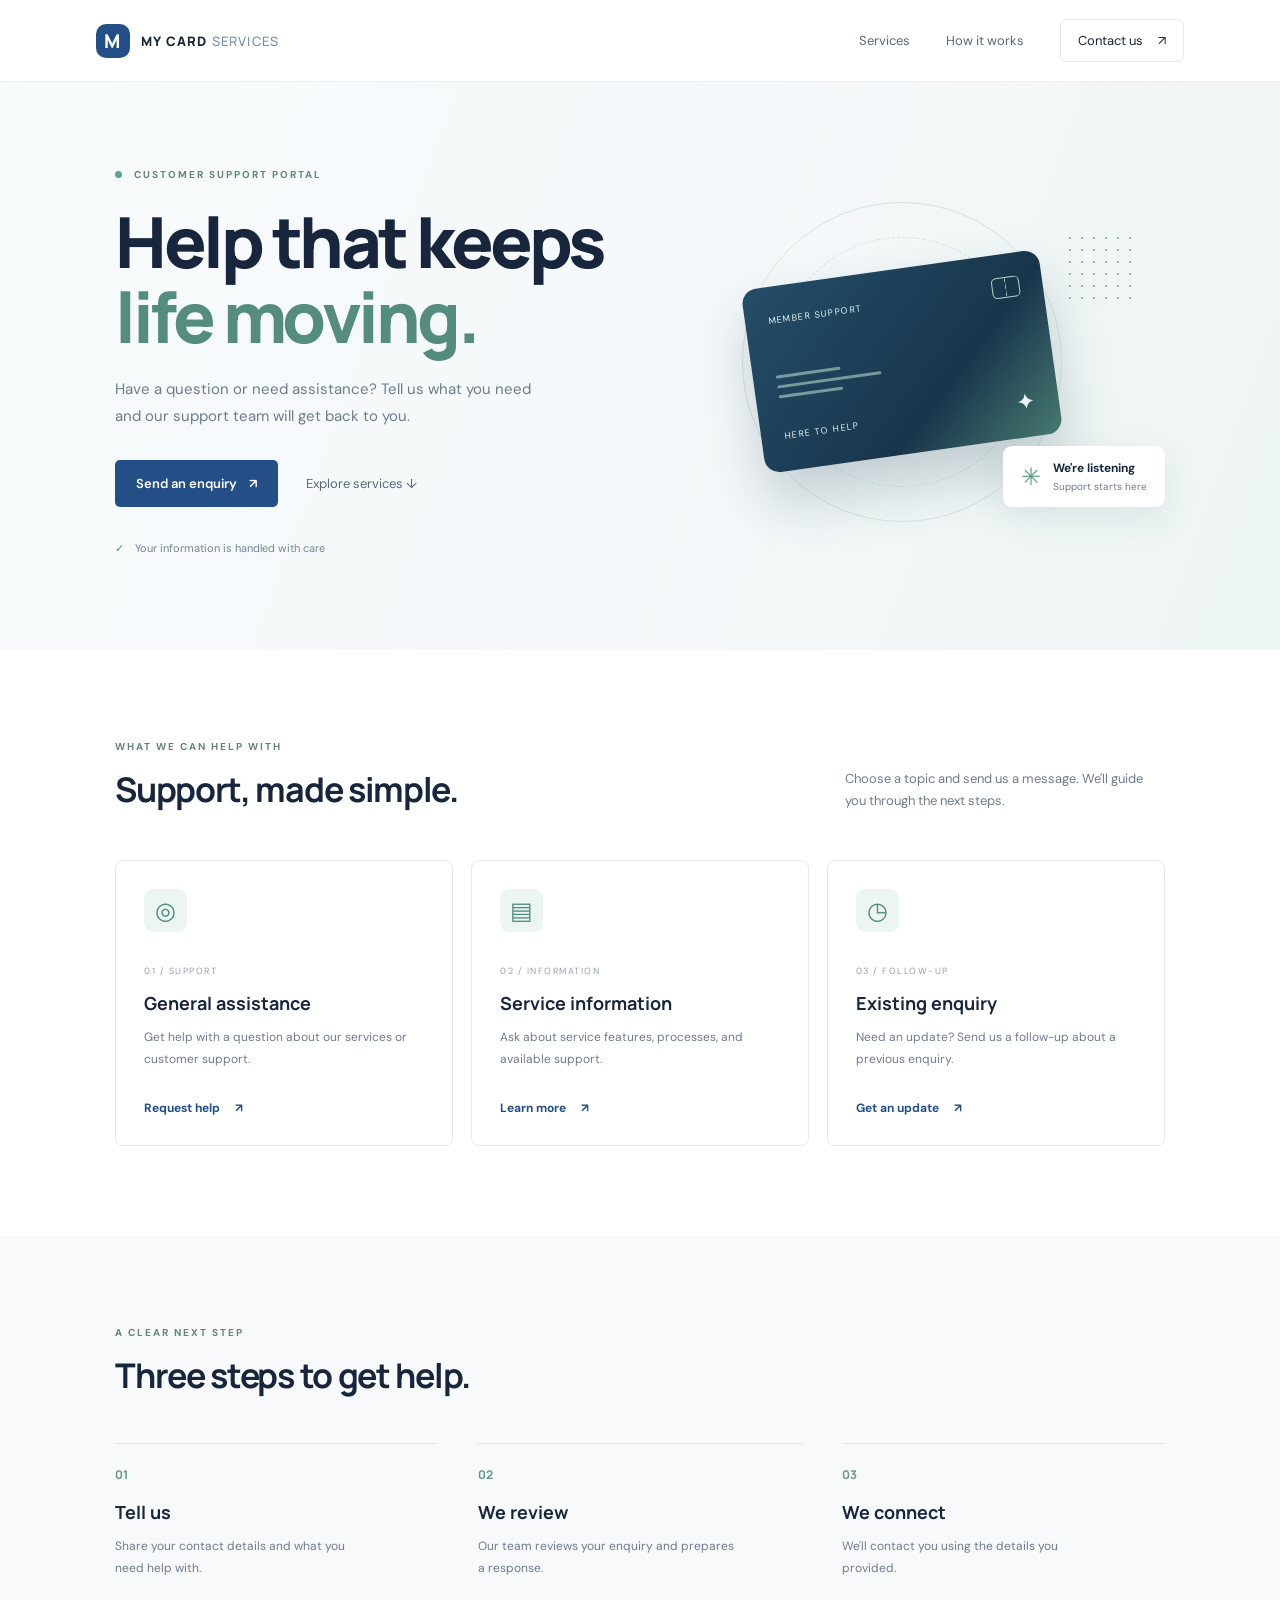
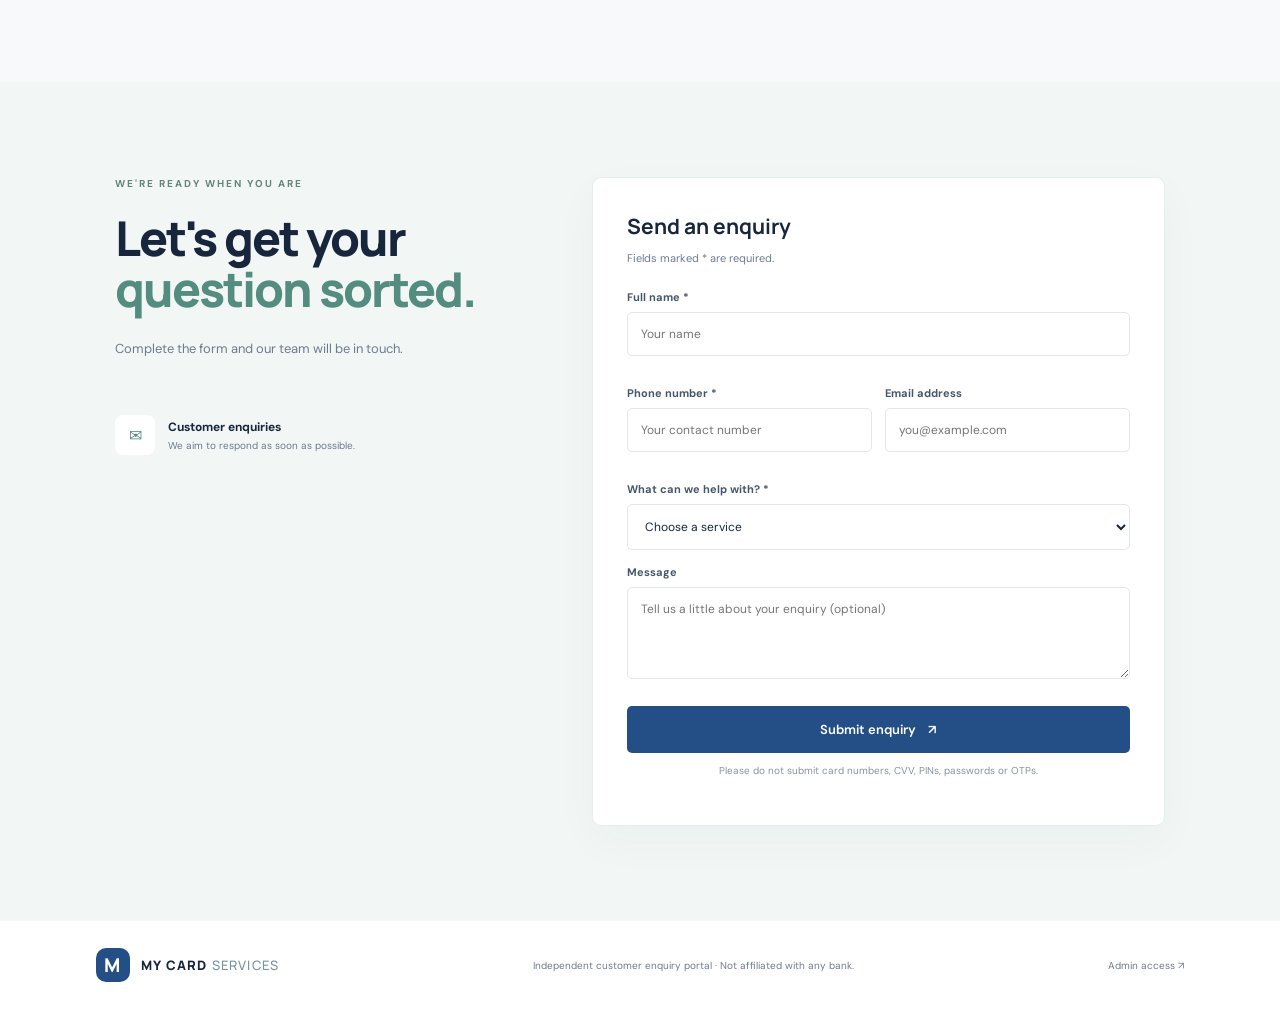
<file: index.html>
<!doctype html>
<html lang="en">
<head>
<meta charset="utf-8"><meta name="viewport" content="width=device-width, initial-scale=1">
<meta name="description" content="Customer support and service enquiries">
<title>My Card Services | Customer Support</title>
<link rel="preconnect" href="https://fonts.googleapis.com"><link rel="preconnect" href="https://fonts.gstatic.com" crossorigin>
<link href="https://fonts.googleapis.com/css2?family=DM+Sans:wght@400;500;600;700&family=Manrope:wght@500;600;700;800&display=swap" rel="stylesheet">
<link rel="stylesheet" href="/style.css">
</head>
<body>
<header class="topbar"><a class="brand" href="/"><span class="brand-mark">M</span><span>MY CARD <b>SERVICES</b></span></a><nav><a href="#services">Services</a><a href="#how">How it works</a><a class="nav-cta" href="#enquiry">Contact us <span>↗</span></a></nav></header>
<main>
<section class="hero">
  <div class="hero-copy"><div class="eyebrow"><i></i> CUSTOMER SUPPORT PORTAL</div><h1>Help that keeps<br><em>life moving.</em></h1><p>Have a question or need assistance? Tell us what you need and our support team will get back to you.</p><div class="hero-actions"><a class="primary-btn" href="#enquiry">Send an enquiry <span>↗</span></a><a class="text-link" href="#services">Explore services ↓</a></div><div class="trust-line"><span>✓</span> Your information is handled with care</div></div>
  <div class="hero-art"><div class="orbit orbit-one"></div><div class="orbit orbit-two"></div><div class="glass-card"><div class="card-top"><span>MEMBER SUPPORT</span><span class="chip"></span></div><div class="card-lines"><i></i><i></i><i></i></div><div class="card-bottom"><span>HERE TO HELP</span><b>✦</b></div></div><div class="float-note"><span class="note-icon">✳</span><span><b>We're listening</b><small>Support starts here</small></span></div><div class="dot-grid"></div></div>
</section>
<section class="services section" id="services"><div class="section-head"><div><div class="eyebrow">WHAT WE CAN HELP WITH</div><h2>Support, made simple.</h2></div><p>Choose a topic and send us a message. We'll guide you through the next steps.</p></div>
<div class="service-grid">
  <article class="service-card"><div class="service-icon">◎</div><span class="service-no">01 / SUPPORT</span><h3>General assistance</h3><p>Get help with a question about our services or customer support.</p><a href="#enquiry" data-service="General assistance">Request help <b>↗</b></a></article>
  <article class="service-card"><div class="service-icon">▤</div><span class="service-no">02 / INFORMATION</span><h3>Service information</h3><p>Ask about service features, processes, and available support.</p><a href="#enquiry" data-service="Service information">Learn more <b>↗</b></a></article>
  <article class="service-card"><div class="service-icon">◷</div><span class="service-no">03 / FOLLOW-UP</span><h3>Existing enquiry</h3><p>Need an update? Send us a follow-up about a previous enquiry.</p><a href="#enquiry" data-service="Existing enquiry follow-up">Get an update <b>↗</b></a></article>
</div></section>
<section class="process section" id="how"><div class="eyebrow">A CLEAR NEXT STEP</div><h2>Three steps to get help.</h2><div class="steps"><div><span>01</span><h3>Tell us</h3><p>Share your contact details and what you need help with.</p></div><div><span>02</span><h3>We review</h3><p>Our team reviews your enquiry and prepares a response.</p></div><div><span>03</span><h3>We connect</h3><p>We'll contact you using the details you provided.</p></div></div></section>
<section class="enquiry-section" id="enquiry"><div class="enquiry-intro"><div class="eyebrow">WE'RE READY WHEN YOU ARE</div><h2>Let's get your<br><em>question sorted.</em></h2><p>Complete the form and our team will be in touch.</p><div class="contact-note"><span>✉</span><div><b>Customer enquiries</b><small>We aim to respond as soon as possible.</small></div></div></div>
<form id="enquiryForm" class="enquiry-form"><div class="form-title"><h3>Send an enquiry</h3><p>Fields marked * are required.</p></div><label>Full name *<input name="name" required maxlength="90" placeholder="Your name" autocomplete="name"></label><div class="form-row"><label>Phone number *<input name="phone" required maxlength="30" placeholder="Your contact number" autocomplete="tel"></label><label>Email address<input name="email" type="email" maxlength="120" placeholder="you@example.com" autocomplete="email"></label></div><label>What can we help with? *<select name="service" required><option value="">Choose a service</option><option>General assistance</option><option>Service information</option><option>Existing enquiry follow-up</option><option>Other question</option></select></label><label>Message<textarea name="message" rows="4" maxlength="1000" placeholder="Tell us a little about your enquiry (optional)"></textarea></label><input class="hp" name="website" tabindex="-1" autocomplete="off" aria-hidden="true"><button class="primary-btn submit-btn" type="submit">Submit enquiry <span>↗</span></button><p class="privacy">Please do not submit card numbers, CVV, PINs, passwords or OTPs.</p><div id="formMessage" role="status" aria-live="polite"></div></form></section>
</main><footer><a class="brand" href="#"><span class="brand-mark">M</span><span>MY CARD <b>SERVICES</b></span></a><span>Independent customer enquiry portal · Not affiliated with any bank.</span><a href="/admin">Admin access ↗</a></footer>
<script>
document.querySelectorAll("[data-service]").forEach(a=>a.addEventListener("click",()=>{document.querySelector('[name="service"]').value=a.dataset.service;}));
const form=document.getElementById("enquiryForm"), msg=document.getElementById("formMessage");
form.addEventListener("submit",async e=>{e.preventDefault();msg.textContent="Sending…";msg.className="";const data=Object.fromEntries(new FormData(form).entries());try{const r=await fetch("/api/enquiries",{method:"POST",headers:{"Content-Type":"application/json"},body:JSON.stringify(data)});const out=await r.json();if(!r.ok)throw new Error(out.error||"Could not submit.");form.reset();msg.textContent=out.message;msg.className="success";}catch(err){msg.textContent=err.message;msg.className="error";}});
</script>
</body></html>
</file>
<file: style.css>
:root{--ink:#17263d;--muted:#6e7b8e;--blue:#244f86;--mint:#d9f0e9;--line:#e5eaf0;--paper:#f7f9fb}*{box-sizing:border-box}html{scroll-behavior:smooth}body{margin:0;color:var(--ink);font-family:"DM Sans",sans-serif;background:#fff}.topbar{height:82px;padding:0 7.5%;display:flex;align-items:center;justify-content:space-between;border-bottom:1px solid #edf0f4}.brand{display:flex;align-items:center;gap:11px;text-decoration:none;color:var(--ink);font:800 13px Manrope,sans-serif;letter-spacing:1.2px}.brand b{font-weight:500;color:#7890a8}.brand-mark{display:grid;place-items:center;width:34px;height:34px;border-radius:10px;background:var(--blue);color:#fff;font:800 19px Manrope}.topbar nav{display:flex;align-items:center;gap:36px}.topbar nav a,.text-link{font-size:13px;color:#59677a;text-decoration:none}.topbar nav .nav-cta{padding:12px 17px;border:1px solid var(--line);border-radius:6px;color:var(--ink)}.nav-cta span,.primary-btn span{margin-left:12px}.hero{padding:86px 9% 95px;display:grid;grid-template-columns:1fr 1fr;align-items:center;min-height:550px;background:linear-gradient(110deg,#f8fbfc 0%,#f4f8fa 55%,#edf5f3 100%);overflow:hidden}.eyebrow{font-size:10px;letter-spacing:2px;font-weight:700;color:#648477}.eyebrow i{display:inline-block;width:7px;height:7px;background:#58a88e;border-radius:50%;margin-right:8px}.hero h1,.enquiry-intro h2{font:800 clamp(48px,5.5vw,74px)/1.06 Manrope,sans-serif;letter-spacing:-3.5px;margin:23px 0}.hero h1 em,.enquiry-intro h2 em{font-style:normal;color:#548c80}.hero-copy>p{max-width:430px;line-height:1.8;color:var(--muted);font-size:15px}.hero-actions{display:flex;align-items:center;gap:28px;margin-top:30px}.primary-btn{display:inline-flex;align-items:center;justify-content:center;padding:15px 21px;background:var(--blue);color:#fff;border:0;border-radius:5px;text-decoration:none;font:600 13px "DM Sans";cursor:pointer}.primary-btn:hover{background:#183d6c}.trust-line{font-size:11px;color:#758394;margin-top:34px}.trust-line span{color:#3b9b7c;margin-right:8px}.hero-art{height:340px;position:relative;display:grid;place-items:center}.orbit{position:absolute;border:1px solid #d6e5e1;border-radius:50%;width:320px;height:320px}.orbit-two{width:250px;height:250px;border-style:dashed}.glass-card{position:relative;width:300px;height:185px;border-radius:15px;padding:23px;color:#eaf6f4;background:linear-gradient(135deg,#244e68,#19354c 65%,#477a70);box-shadow:0 30px 55px #18384a38;transform:rotate(-8deg);z-index:2}.card-top,.card-bottom{display:flex;justify-content:space-between;align-items:center;font-size:9px;letter-spacing:1.5px}.chip{width:28px;height:21px;border:1px solid #b8d2ca;border-radius:5px;background:linear-gradient(90deg,transparent 48%,#b8d2ca 49%,transparent 52%)}.card-lines{margin-top:45px;display:flex;gap:7px;flex-direction:column}.card-lines i{height:3px;width:65px;background:#a9c9c2;border-radius:4px;opacity:.65}.card-lines i:nth-child(2){width:105px}.card-bottom{position:absolute;bottom:22px;left:23px;right:23px}.card-bottom b{font-size:20px}.float-note{position:absolute;right:0;bottom:25px;z-index:3;background:white;padding:14px 18px;display:flex;align-items:center;gap:12px;border-radius:9px;box-shadow:0 12px 35px #223e5018}.note-icon{font-size:24px;color:#5b9d89}.float-note b,.float-note small{display:block}.float-note b{font-size:12px}.float-note small{font-size:10px;color:var(--muted);margin-top:4px}.dot-grid{position:absolute;right:5%;top:12%;width:75px;height:75px;background-image:radial-gradient(#9bbab0 1.5px,transparent 1.5px);background-size:12px 12px}.section{padding:90px 9%}.section-head{display:flex;align-items:end;justify-content:space-between;margin-bottom:35px}.section h2,.process h2{font:700 34px Manrope;letter-spacing:-1.3px;margin:13px 0}.section-head>p{max-width:320px;color:var(--muted);font-size:13px;line-height:1.7}.service-grid{display:grid;grid-template-columns:repeat(3,1fr);gap:18px}.service-card{padding:28px;border:1px solid var(--line);border-radius:8px;transition:.2s}.service-card:hover{transform:translateY(-4px);box-shadow:0 15px 35px #1e38500c}.service-icon{width:43px;height:43px;display:grid;place-items:center;border-radius:9px;background:#edf5f2;color:#4e8d7c;font-size:24px;margin-bottom:26px}.service-no{font-size:9px;letter-spacing:1.5px;color:#91a0af}.service-card h3{font:700 18px Manrope;margin:12px 0}.service-card p,.steps p{font-size:12px;line-height:1.8;color:var(--muted);min-height:44px}.service-card a{display:inline-block;margin-top:17px;color:var(--blue);font-size:12px;font-weight:700;text-decoration:none}.service-card a b{margin-left:12px}.process{background:var(--paper)}.steps{display:grid;grid-template-columns:repeat(3,1fr);gap:40px;margin-top:45px}.steps>div{border-top:1px solid #dce5e9;padding-top:19px}.steps span{font:700 12px Manrope;color:#639786}.steps h3{font:700 18px Manrope;margin:16px 0 7px}.steps p{max-width:260px}.enquiry-section{padding:95px 9%;display:grid;grid-template-columns:.8fr 1.2fr;gap:9%;background:#f2f7f5}.enquiry-intro h2{font-size:48px;letter-spacing:-2px}.enquiry-intro>p{color:var(--muted);font-size:13px;line-height:1.7}.contact-note{display:flex;align-items:center;gap:13px;margin-top:55px}.contact-note>span{width:40px;height:40px;display:grid;place-items:center;background:#fff;border-radius:8px;color:#548c80}.contact-note b,.contact-note small{display:block}.contact-note b{font-size:12px}.contact-note small{font-size:10px;color:var(--muted);margin-top:4px}.enquiry-form{background:white;padding:34px;border:1px solid #e6eeea;border-radius:9px;box-shadow:0 15px 45px #183d4a09}.form-title{margin-bottom:25px}.form-title h3{font:700 21px Manrope;margin:0 0 6px}.form-title p{font-size:11px;color:var(--muted)}.enquiry-form label{display:block;font-size:11px;font-weight:700;margin:15px 0;color:#47576b}.enquiry-form input,.enquiry-form select,.enquiry-form textarea{display:block;width:100%;margin-top:8px;padding:13px;border:1px solid #e1e7eb;border-radius:5px;background:#fff;color:var(--ink);font:12px "DM Sans";outline:none}.enquiry-form input:focus,.enquiry-form select:focus,.enquiry-form textarea:focus{border-color:#6d9f91}.form-row{display:grid;grid-template-columns:1fr 1fr;gap:13px}.enquiry-form textarea{resize:vertical}.submit-btn{width:100%;margin-top:12px}.privacy{font-size:10px;color:#8793a0;text-align:center;line-height:1.6}#formMessage{font-size:12px;margin-top:12px}#formMessage.success{color:#21805f}#formMessage.error{color:#b53b3b}.hp{position:absolute!important;left:-10000px!important;width:1px!important;height:1px!important}footer{padding:27px 7.5%;display:flex;align-items:center;justify-content:space-between;gap:20px}footer>span,footer>a:last-child{font-size:10px;color:var(--muted);text-decoration:none}@media(max-width:800px){.topbar{padding:0 5%;height:70px}.topbar nav{gap:15px}.topbar nav>a:not(.nav-cta){display:none}.hero{padding:65px 7%;grid-template-columns:1fr}.hero-art{height:290px;margin-top:25px}.section{padding:65px 7%}.section-head{display:block}.service-grid{grid-template-columns:1fr}.service-card p{min-height:0}.steps{gap:20px}.enquiry-section{padding:65px 7%;grid-template-columns:1fr;gap:35px}.contact-note{margin-top:25px}footer{padding:25px 6%;flex-wrap:wrap}footer>span{order:3;width:100%}}@media(max-width:480px){.hero h1{font-size:53px}.hero-art{transform:scale(.88);margin-left:-10px;margin-right:-10px}.steps{grid-template-columns:1fr;gap:10px}.steps>div{padding-bottom:10px}.form-row{grid-template-columns:1fr;gap:0}.enquiry-form{padding:23px}.enquiry-intro h2{font-size:43px}footer .brand{font-size:11px}}
</file>
